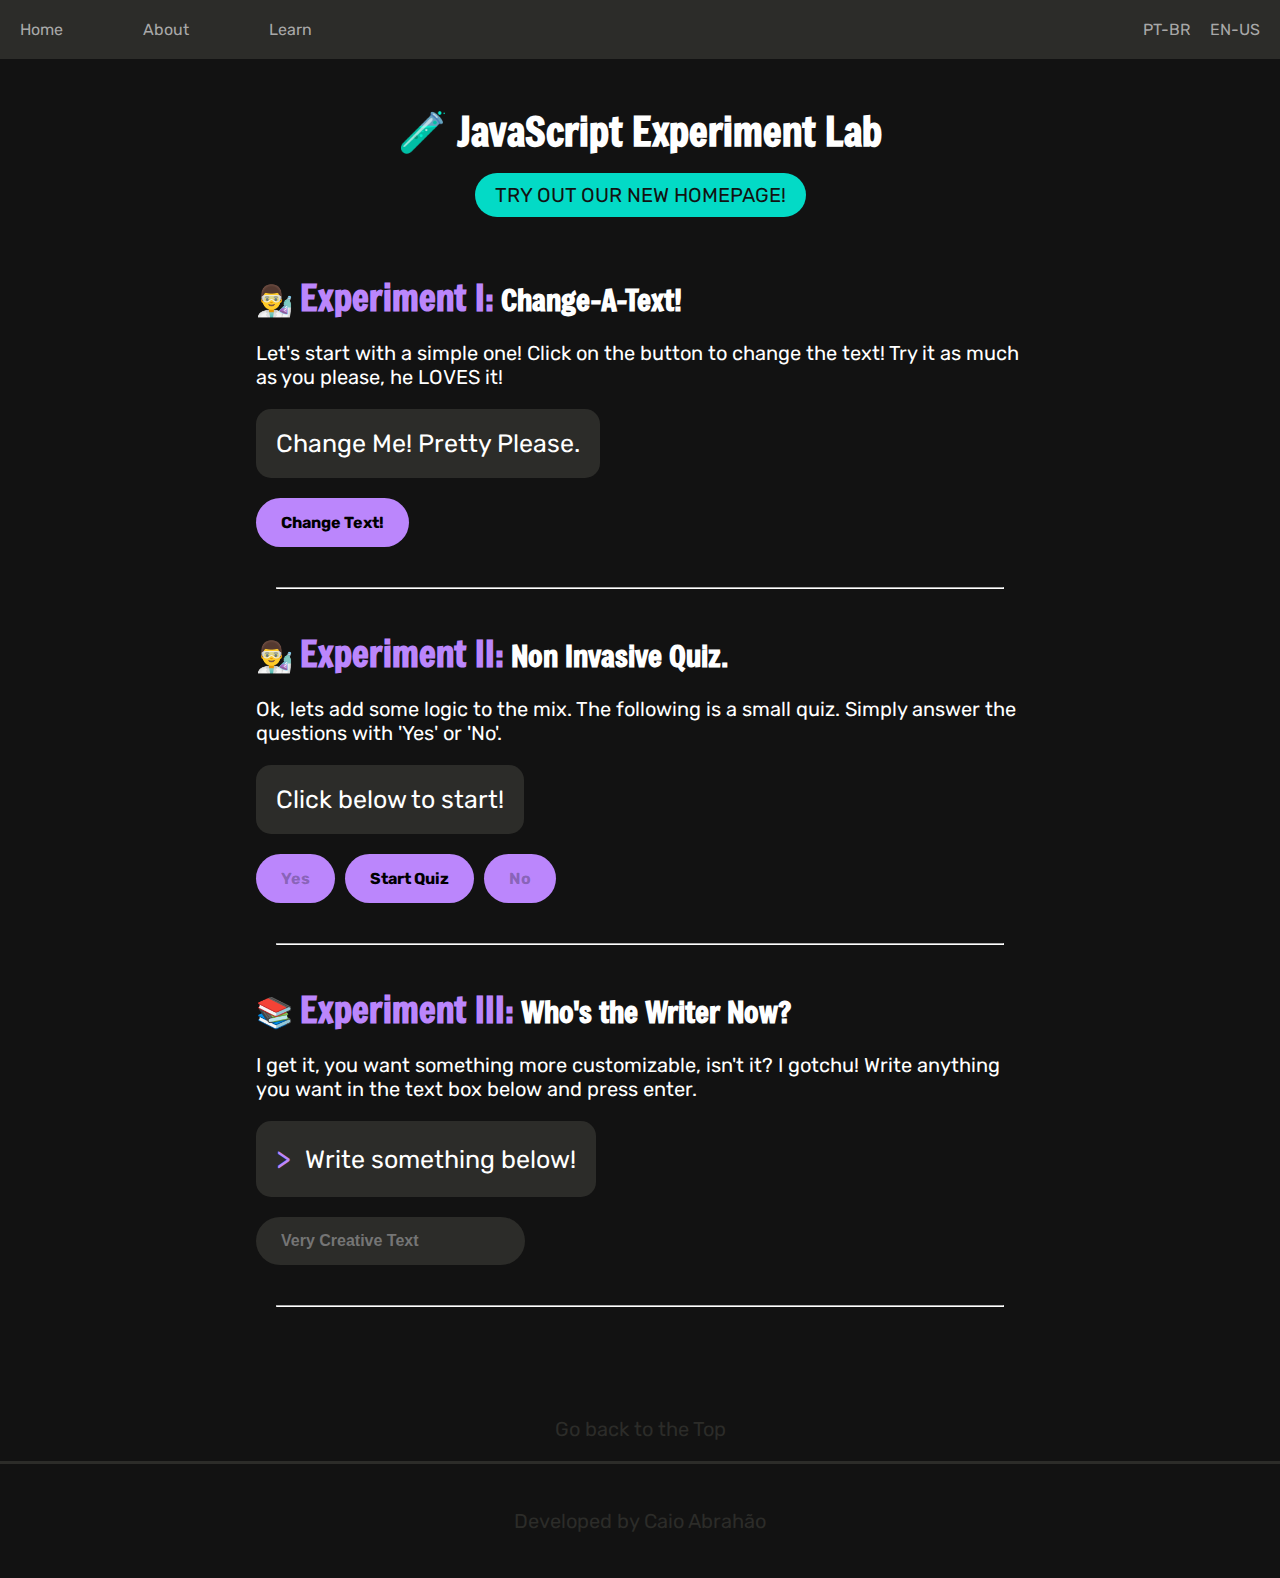
<file: index.html>
<!DOCTYPE html>
<html lang="en">
<head>
    <meta charset="UTF-8">
    <title>JS Experiment Lab</title>
    <link rel="stylesheet" href="styles/styles.css">
    <link rel="icon" href="favicon.ico">
    <meta name="viewport" content="width=device-width, initial-scale=1" />

    <script src="scripts/experiment-1/experiment-1-en-us.js"></script>
    <script src="scripts/experiment-2/experiment-2-en-us.js"></script>
    <script src="scripts/experiment-3.js"></script>
</head>
<body>
    <header>
        <nav>
            <ul class="nav-list">
                <li><a href="index.html">Home</a></li>
                <li><a href="en-us/about.html">About</a></li>
                <li><a href="en-us/learn.html">Learn</a></li>
            </ul>
        </nav>

        <div class="lang-selector">
            <p><a href="pt-br/index.html">PT-BR</a></p>
            <p><a href="./index.html"> EN-US</a></p>
        </div>
    </header>

    <main class="generic-main">
        <h1 class="heading1">🧪 JavaScript Experiment Lab</h1>
        <a class="newHomePage-button" href="index-2.html">TRY OUT OUR NEW HOMEPAGE!</a>
        <section class="index-content">
            <section class="experiment-section">
                <h2 class="heading2">👨‍🔬 <span class="text-highlight">Experiment I:</span> Change-A-Text!</h2>
                <p class="paragraph"> Let's start with a simple one! Click on the button to change the text!
                Try it as much as you please, he LOVES it!</p>
                <div class="text-box">
                    <p id="changeable-text-exp1">Change Me! Pretty Please.</p>
                </div>
                <button type="button" class="button" onclick="experimentOneChangeText()">Change Text!</button>
            </section>

            <hr>

            <section class="experiment-section">
                <h2 class="heading2">👨‍🔬 <span class="text-highlight">Experiment II:</span> Non Invasive Quiz.</h2>
                <p class="paragraph"> Ok, lets add some logic to the mix. The following is a small quiz.
                Simply answer the questions with 'Yes' or 'No'.</p>

                <div class="text-box" id="quiz-text-box">
                    <p id="quiz-display">Click below to start!</p>
                </div>

                <div class="quiz-buttons" id="quiz-buttons">
                    <button disabled type="button" class="button" onclick="answerYes()" id="yes-button">Yes</button>
                    <button type="button" class="button" onclick="startQuiz()" id="start-quiz-button">Start Quiz</button>
                    <button disabled type="button" class="button" onclick="answerNo()" id="no-button">No</button>
                </div>
            </section>

            <hr>

            <section class="experiment-section">
                <h2 class="heading2">📚 <span class="text-highlight">Experiment III:</span> Who's the Writer Now?</h2>

                <p class="paragraph"> I get it, you want something more customizable, isn't it? I gotchu! Write anything you want
                in the text box below and press enter.</p>

                <div class="text-box flex-box-row">
                    <p class="text-highlight"> > &nbsp</p> <p id="textInputDisplay"> Write something below!</p>
                </div>

                <label for="textField" class="inputLabel">
                    <input class="textInput" type="text" name="myText" placeholder="Very Creative Text" id="textField"
                           onclick="updateTextByInput()">
                </label>
            </section>

            <hr>

        </section>

        <a href="#" class="scroll-up-button">Go back to the Top</a>
    </main>

    <footer>
        <p class="paragraph">Developed by <a href="https://github.com/caioabrahao">Caio Abrahão</a></p>
    </footer>
</body>
</html>
</file>
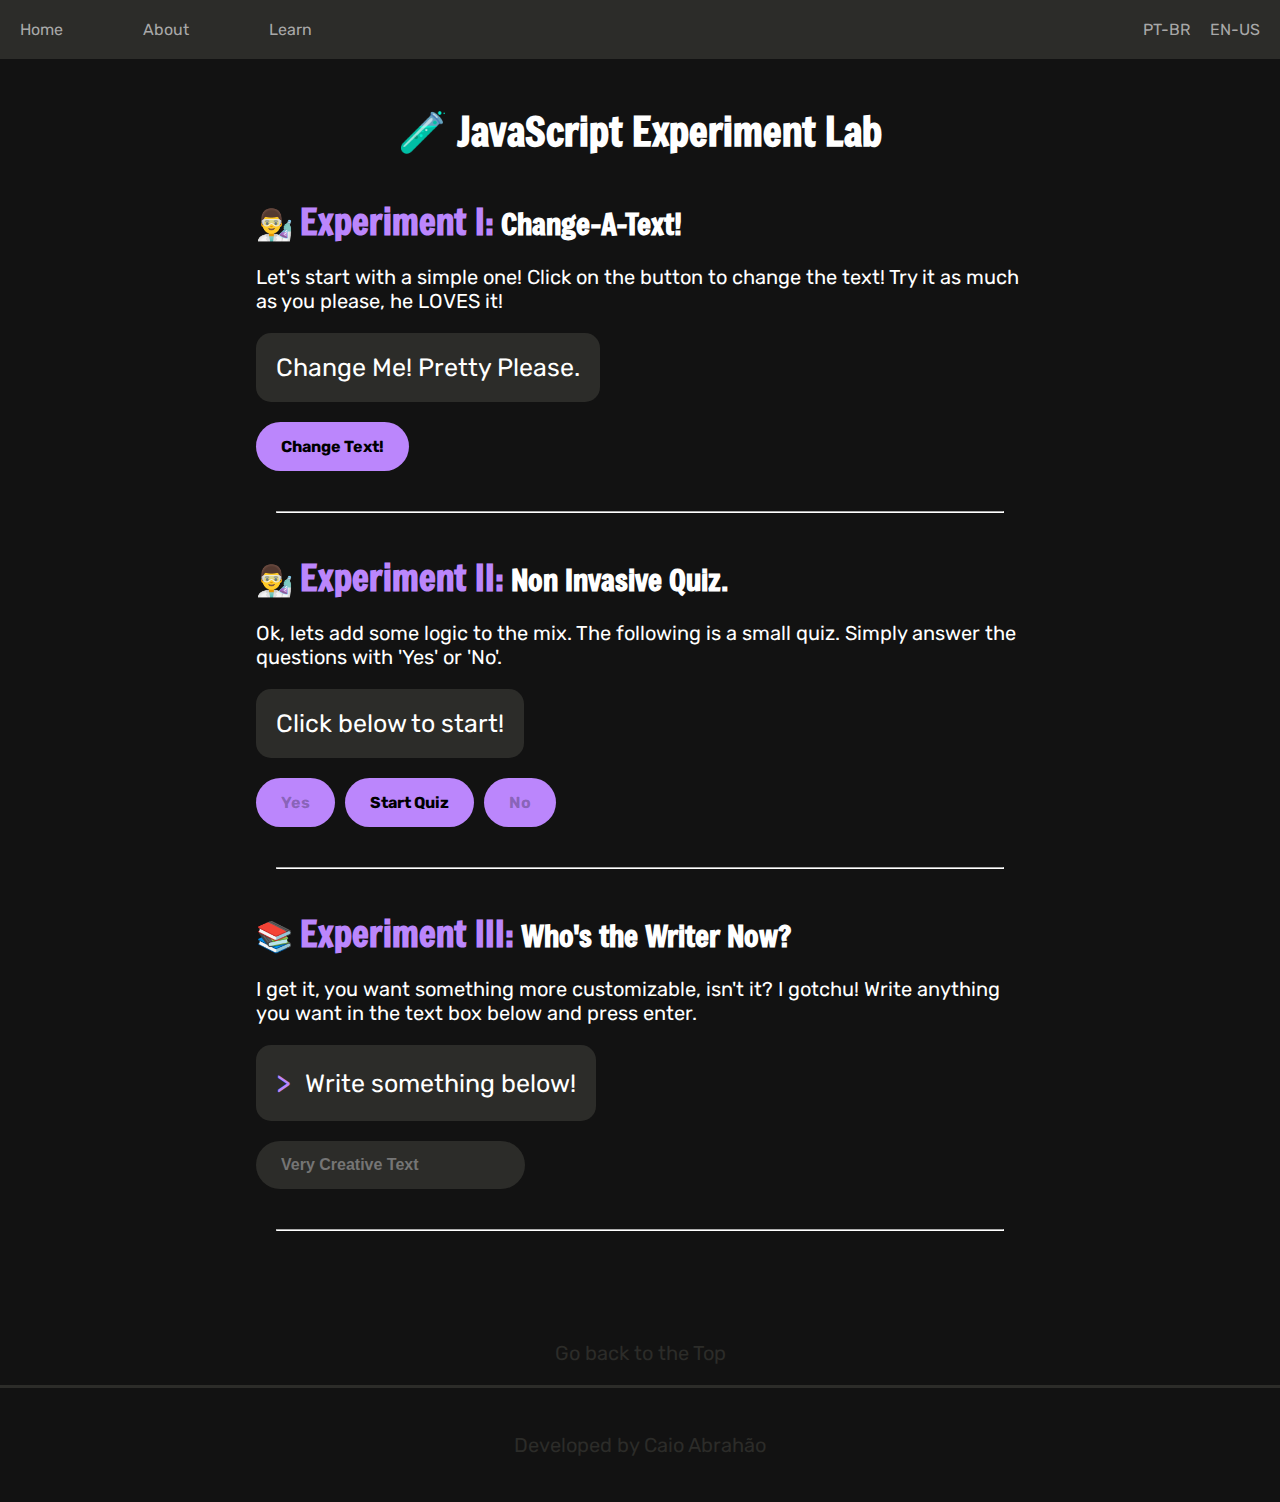
<file: en-us/index.html>
<!DOCTYPE html>
<html lang="en">
<head>
    <meta charset="UTF-8">
    <title>JS Experiment Lab</title>
    <link rel="stylesheet" href="../styles/styles.css">
    <link rel="icon" href="../favicon.ico">
    <meta name="viewport" content="width=device-width, initial-scale=1" />

    <script src="../scripts/experiment-1/experiment-1-en-us.js"></script>
    <script src="../scripts/experiment-2/experiment-2-en-us.js"></script>
    <script src="../scripts/experiment-3.js"></script>
</head>
<body>
    <header>
        <nav>
            <ul class="nav-list">
                <li><a href="index.html">Home</a></li>
                <li><a href="about.html">About</a></li>
                <li><a href="learn.html">Learn</a></li>
            </ul>
        </nav>

        <div class="lang-selector">
            <p><a href="../pt-br/index.html">PT-BR</a></p>
            <p><a href="./index.html"> EN-US</a></p>
        </div>
    </header>

    <main class="generic-main">
        <h1 class="heading1">🧪 JavaScript Experiment Lab</h1>
        <section class="index-content">
            <section class="experiment-section">
                <h2 class="heading2">👨‍🔬 <span class="text-highlight">Experiment I:</span> Change-A-Text!</h2>
                <p class="paragraph"> Let's start with a simple one! Click on the button to change the text!
                Try it as much as you please, he LOVES it!</p>
                <div class="text-box">
                    <p id="changeable-text-exp1">Change Me! Pretty Please.</p>
                </div>
                <button type="button" class="button" onclick="experimentOneChangeText()">Change Text!</button>
            </section>

            <hr>

            <section class="experiment-section">
                <h2 class="heading2">👨‍🔬 <span class="text-highlight">Experiment II:</span> Non Invasive Quiz.</h2>
                <p class="paragraph"> Ok, lets add some logic to the mix. The following is a small quiz.
                Simply answer the questions with 'Yes' or 'No'.</p>

                <div class="text-box" id="quiz-text-box">
                    <p id="quiz-display">Click below to start!</p>
                </div>

                <div class="quiz-buttons" id="quiz-buttons">
                    <button disabled type="button" class="button" onclick="answerYes()" id="yes-button">Yes</button>
                    <button type="button" class="button" onclick="startQuiz()" id="start-quiz-button">Start Quiz</button>
                    <button disabled type="button" class="button" onclick="answerNo()" id="no-button">No</button>
                </div>
            </section>

            <hr>

            <section class="experiment-section">
                <h2 class="heading2">📚 <span class="text-highlight">Experiment III:</span> Who's the Writer Now?</h2>

                <p class="paragraph"> I get it, you want something more customizable, isn't it? I gotchu! Write anything you want
                in the text box below and press enter.</p>

                <div class="text-box flex-box-row">
                    <p class="text-highlight"> > &nbsp</p> <p id="textInputDisplay"> Write something below!</p>
                </div>

                <label for="textField" class="inputLabel">
                    <input class="textInput" type="text" name="myText" placeholder="Very Creative Text" id="textField"
                           onclick="updateTextByInput()">
                </label>
            </section>

            <hr>

        </section>

        <a href="#" class="scroll-up-button">Go back to the Top</a>
    </main>

    <footer>
        <p class="paragraph">Developed by <a href="https://github.com/caioabrahao">Caio Abrahão</a></p>
    </footer>
</body>
</html>
</file>
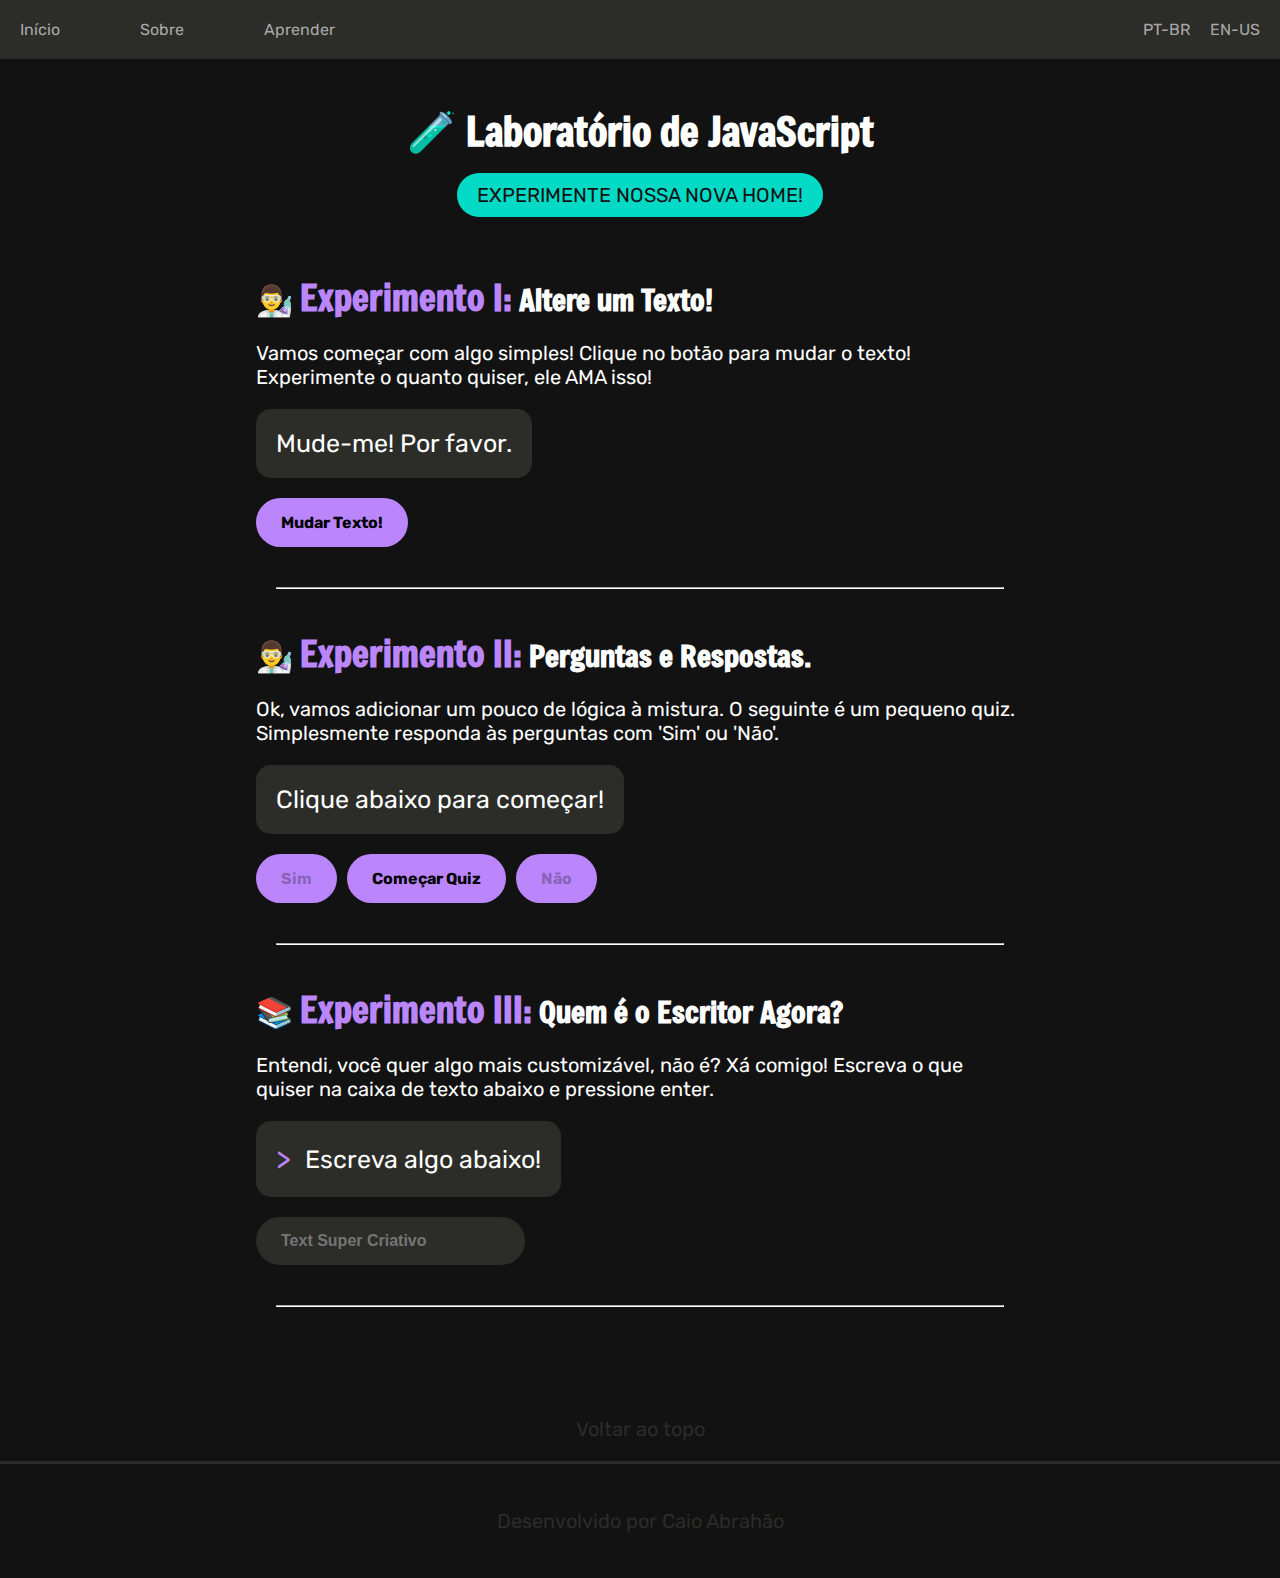
<file: pt-br/index.html>
<!DOCTYPE html>
<html lang="pt-br">
<head>
    <meta charset="UTF-8">
    <title>Laboratório JavaScript</title>
    <link rel="stylesheet" href="../styles/styles.css">
    <link rel="icon" href="../favicon.ico">
    <meta name="viewport" content="width=device-width, initial-scale=1" />


    <script src="../scripts/experiment-1/experiment-1-pt-br.js"></script>
    <script src="../scripts/experiment-2/experiment-2-pt-br.js"></script>
    <script src="../scripts/experiment-3.js"></script>
</head>
<body>
<header>
    <nav>
        <ul class="nav-list">
            <li><a href="index.html">Início</a></li>
            <li><a href="../pt-br/about.html">Sobre</a></li>
            <li><a href="../en-us/learn.html">Aprender</a></li>
        </ul>
    </nav>

    <div class="lang-selector">
        <p><a href="index.html">PT-BR</a></p>
        <p><a href="../index.html"> EN-US</a></p>
    </div>
</header>

<main class="generic-main">
    <h1 class="heading1">🧪 Laboratório de JavaScript</h1>
    <a class="newHomePage-button" href="../index-2.html">EXPERIMENTE NOSSA NOVA HOME!</a>
    <section class="index-content">
        <section class="experiment-section">
            <h2 class="heading2">👨‍🔬 <span class="text-highlight">Experimento I:</span> Altere um Texto!</h2>
            <p class="paragraph">Vamos começar com algo simples! Clique no botão para mudar o texto!
                Experimente o quanto quiser, ele AMA isso!</p>
            <div class="text-box">
                <p id="changeable-text-exp1">Mude-me! Por favor.</p>
            </div>
            <button type="button" class="button" onclick="experimentOneChangeText()">Mudar Texto!</button>
        </section>

        <hr>

        <section class="experiment-section">
            <h2 class="heading2">👨‍🔬 <span class="text-highlight">Experimento II:</span> Perguntas e Respostas.</h2>
            <p class="paragraph">Ok, vamos adicionar um pouco de lógica à mistura. O seguinte é um pequeno quiz.
                Simplesmente responda às perguntas com 'Sim' ou 'Não'.</p>

            <div class="text-box" id="quiz-text-box">
                <p id="quiz-display">Clique abaixo para começar!</p>
            </div>

            <div class="quiz-buttons" id="quiz-buttons">
                <button disabled type="button" class="button" onclick="answerYes()" id="yes-button">Sim</button>
                <button type="button" class="button" onclick="startQuiz()" id="start-quiz-button">Começar Quiz</button>
                <button disabled type="button" class="button" onclick="answerNo()" id="no-button">Não</button>
            </div>
        </section>

        <hr>

        <section class="experiment-section">
            <h2 class="heading2">📚 <span class="text-highlight">Experimento III:</span> Quem é o Escritor Agora?</h2>

            <p class="paragraph">Entendi, você quer algo mais customizável, não é? Xá comigo! Escreva o que quiser
                na caixa de texto abaixo e pressione enter.</p>

            <div class="text-box flex-box-row">
                <p class="text-highlight"> > &nbsp</p> <p id="textInputDisplay"> Escreva algo abaixo!</p>
            </div>

            <label for="textField" class="inputLabel">
                <input class="textInput" type="text" name="myText" placeholder="Text Super Criativo" id="textField"
                       onclick="updateTextByInput()">
            </label>
        </section>

        <hr>


    </section>

    <a href="#" class="scroll-up-button">Voltar ao topo</a>
</main>

<footer>
    <p class="paragraph">Desenvolvido por <a href="https://github.com/caioabrahao">Caio Abrahão</a></p>
</footer>
</body>
</html>
</file>
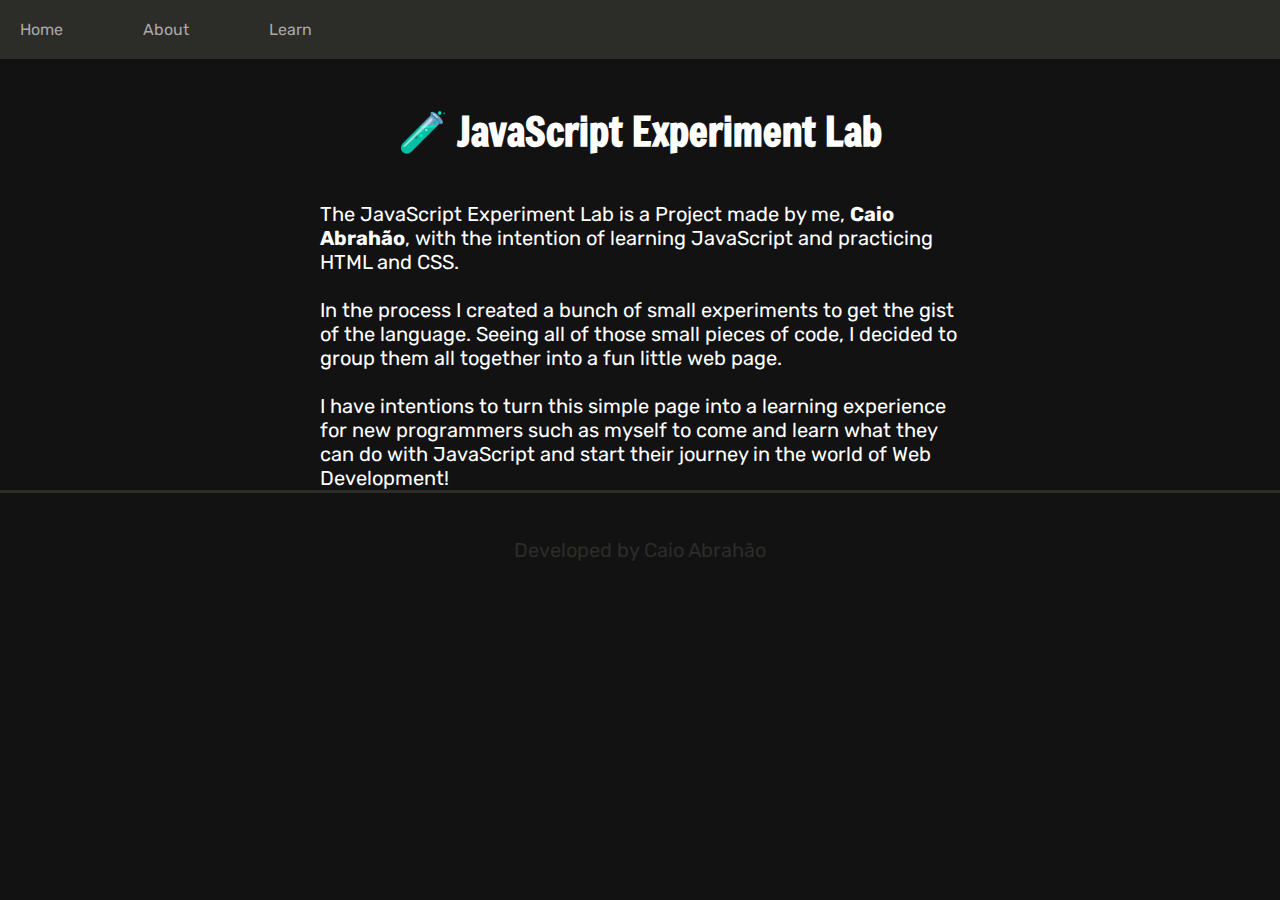
<file: about.html>
<!DOCTYPE html>
<html lang="pt-br">
<head>
    <meta charset="UTF-8">
    <title>About JS Labs</title>
    <link rel="stylesheet" href="styles.css">
    <link rel="icon" href="favicon.ico">
    <meta name="viewport" content="width=device-width, initial-scale=1" />
</head>
<body>
    <header>
        <nav>
            <ul class="nav-list">
                <li><a href="index.html">Home</a></li>
                <li><a href="about.html">About</a></li>
                <li><a href="learn.html">Learn</a></li>
            </ul>
        </nav>
    </header>

    <main class="generic-main">
        <h1 class="heading1">🧪 JavaScript Experiment Lab</h1>
        <div class="about-paragraph">
            <p class="paragraph">The JavaScript Experiment Lab is a Project made by me, <a href="https://github.com/caioabrahao"><strong>Caio Abrahão</strong></a>, with the intention of learning JavaScript
            and practicing HTML and CSS. <br><br> In the process I created a bunch of small experiments to get the gist of the language.
            Seeing all of those small pieces of code, I decided to group them all together into a fun little web page.
            <br><br> I have intentions to turn this simple page into a learning experience for new programmers such as myself
            to come and learn what they can do with JavaScript and start their journey in the world of Web Development! </p>
        </div>
    </main>

    <footer>
        <p class="paragraph">Developed by <a href="https://github.com/caioabrahao">Caio Abrahão</a></p>
    </footer>
</body>
</html>
</file>
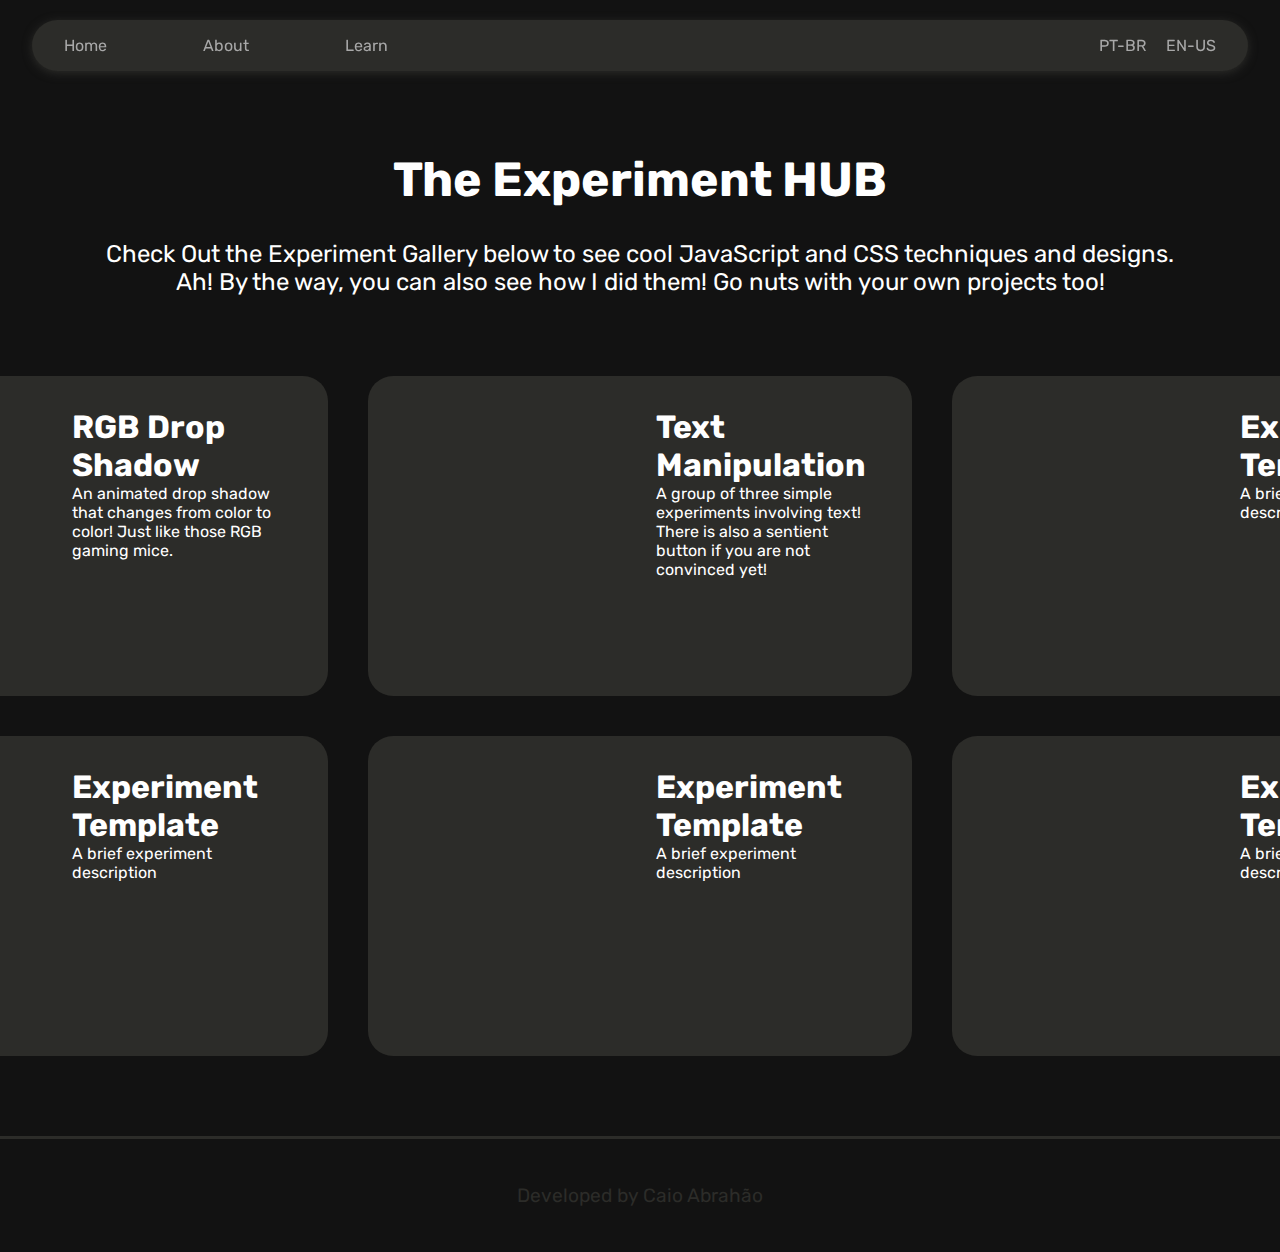
<file: experiment-hub.html>
<!DOCTYPE html>
<html lang="en">
<head>
    <meta charset="UTF-8">
    <title>Experiment HUB - Beta</title>

    <link rel="stylesheet" href="styles-2.css">
    <link rel="icon" href="favicon.ico">
    <meta name="viewport" content="width=device-width, initial-scale=1" />
</head>
<body>
    <header>
        <div class="header-box">
            <nav>
                <ul class="nav-list">
                    <li><a href="index-2.html">Home</a></li>
                    <li><a href="en-us/about.html">About</a></li>
                    <li><a href="en-us/learn.html">Learn</a></li>
                </ul>
            </nav>

            <div class="lang-selector">
                <p><a href="">PT-BR</a></p>
                <p><a href=""> EN-US</a></p>
            </div>
        </div>
    </header>

    <main class="exp-lab-main">
        <h1>The Experiment HUB</h1>
        <p>Check Out the Experiment Gallery below to see cool JavaScript and CSS techniques and designs.</p>
        <p>Ah! By the way, you can also see how I did them! Go nuts with your own projects too!</p>

        <section class="experiment-grid">

            <a class="experiment-link" href="index.html">
                <div class="experiment-card">
                    <div class="experiment-image"></div>
                    <div class="experiment-info">
                        <h2>RGB Drop Shadow</h2>
                        <p>An animated drop shadow that changes from color to color!
                        Just like those RGB gaming mice.</p>
                    </div>
                </div>
            </a>

            <a class="experiment-link" href="index.html">
                <div class="experiment-card">
                    <div class="experiment-image"></div>
                    <div class="experiment-info">
                        <h2>Text Manipulation</h2>
                        <p>A group of three simple experiments involving text! There is also a sentient button
                        if you are not convinced yet!</p>
                    </div>
                </div>
            </a>

            <a class="experiment-link" href="index.html">
                <div class="experiment-card">
                    <div class="experiment-image"></div>
                    <div class="experiment-info">
                        <h2>Experiment Template</h2>
                        <p>A brief experiment description</p>
                    </div>
                </div>
            </a>

            <a class="experiment-link" href="index.html">
                <div class="experiment-card">
                    <div class="experiment-image"></div>
                    <div class="experiment-info">
                        <h2>Experiment Template</h2>
                        <p>A brief experiment description</p>
                    </div>
                </div>
            </a>

            <a class="experiment-link" href="index.html">
                <div class="experiment-card">
                    <div class="experiment-image"></div>
                    <div class="experiment-info">
                        <h2>Experiment Template</h2>
                        <p>A brief experiment description</p>
                    </div>
                </div>
            </a>

            <a class="experiment-link" href="index.html">
                <div class="experiment-card">
                    <div class="experiment-image"></div>
                    <div class="experiment-info">
                        <h2>Experiment Template</h2>
                        <p>A brief experiment description</p>
                    </div>
                </div>
            </a>
        </section>


    </main>

    <footer>
        <p class="paragraph">Developed by <a href="https://github.com/caioabrahao">Caio Abrahão</a></p>
    </footer>

</body>
</html>
</file>
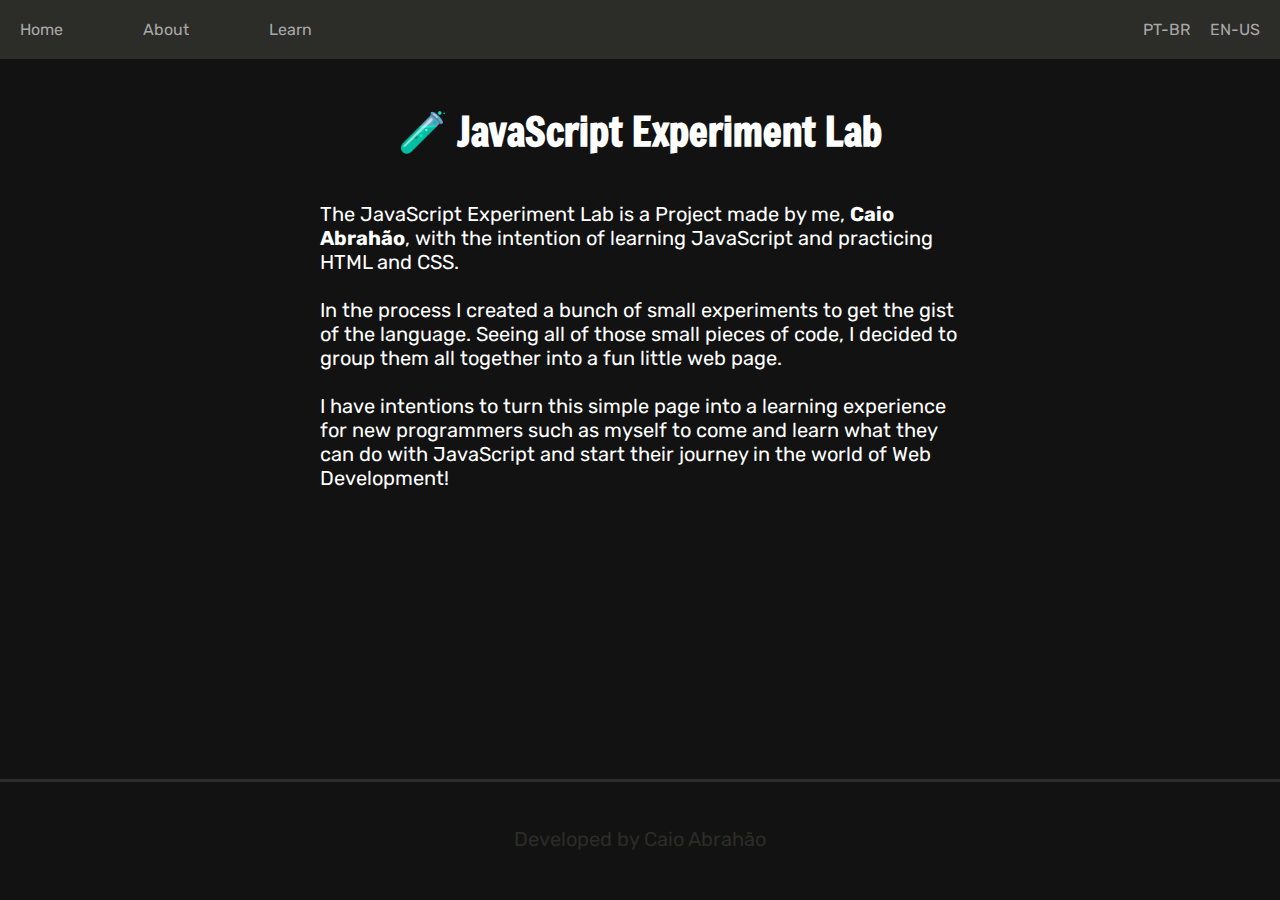
<file: en-us/about.html>
<!DOCTYPE html>
<html lang="pt-br">
<head>
    <meta charset="UTF-8">
    <title>About JS Labs</title>
    <link rel="stylesheet" href="../styles/styles.css">
    <link rel="icon" href="../favicon.ico">
    <meta name="viewport" content="width=device-width, initial-scale=1" />
</head>
<body>
    <header>
        <nav>
            <ul class="nav-list">
                <li><a href="../index.html">Home</a></li>
                <li><a href="about.html">About</a></li>
                <li><a href="learn.html">Learn</a></li>
            </ul>
        </nav>

        <div class="lang-selector">
            <p><a href="../pt-br/index.html">PT-BR</a></p>
            <p><a href="../index.html"> EN-US</a></p>
        </div>
    </header>

    <main class="generic-main about-main">
        <h1 class="heading1">🧪 JavaScript Experiment Lab</h1>
        <div class="about-paragraph">
            <p class="paragraph">The JavaScript Experiment Lab is a Project made by me, <a href="https://github.com/caioabrahao"><strong>Caio Abrahão</strong></a>, with the intention of learning JavaScript
            and practicing HTML and CSS. <br><br> In the process I created a bunch of small experiments to get the gist of the language.
            Seeing all of those small pieces of code, I decided to group them all together into a fun little web page.
            <br><br> I have intentions to turn this simple page into a learning experience for new programmers such as myself
            to come and learn what they can do with JavaScript and start their journey in the world of Web Development! </p>
        </div>
    </main>

    <footer>
        <p class="paragraph">Developed by <a href="https://github.com/caioabrahao">Caio Abrahão</a></p>
    </footer>
</body>
</html>
</file>
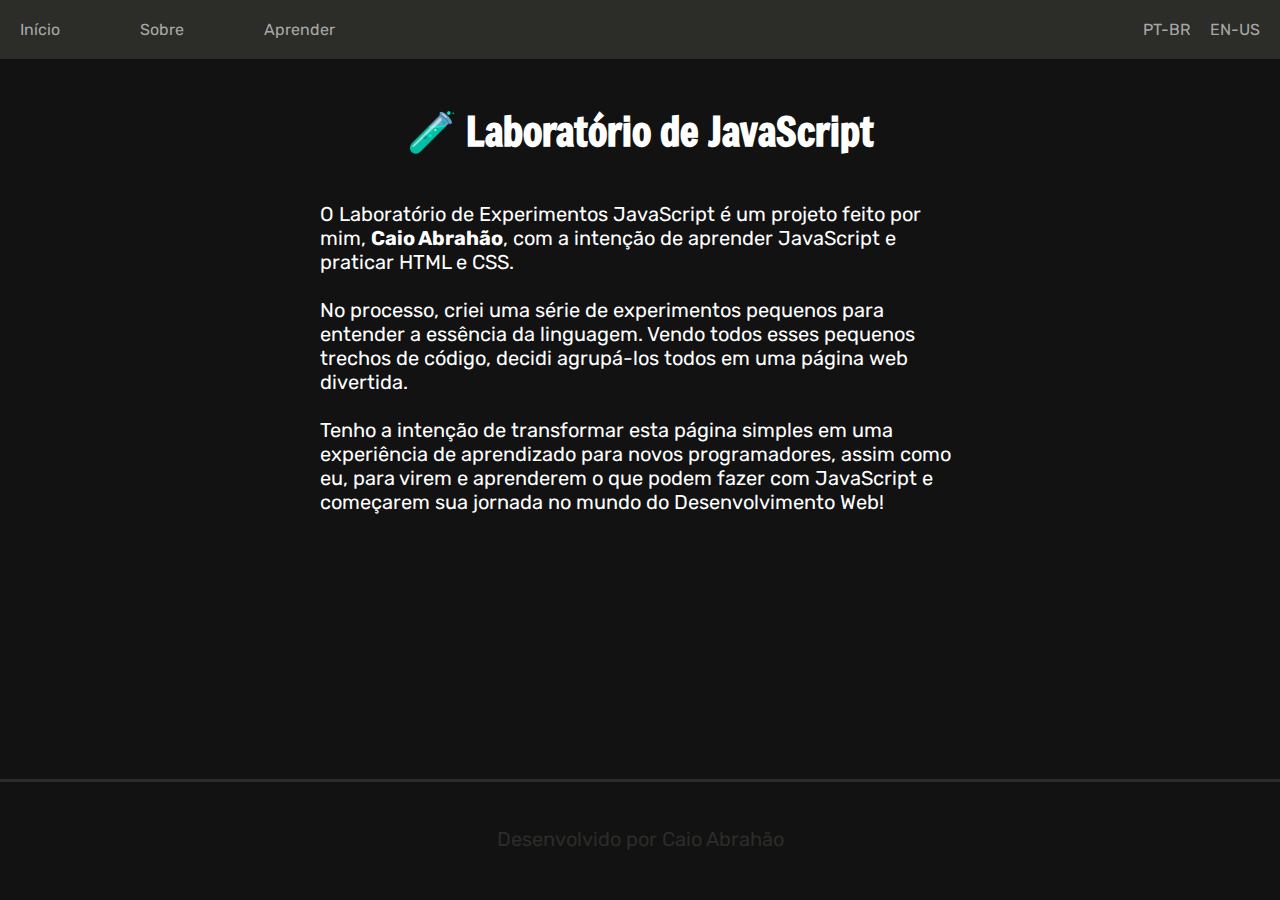
<file: pt-br/about.html>
<!DOCTYPE html>
<html lang="pt-br">
<head>
    <meta charset="UTF-8">
    <title>Sobre o JS Labs</title>
    <link rel="stylesheet" href="../styles/styles.css">
    <link rel="icon" href="../favicon.ico">
    <meta name="viewport" content="width=device-width, initial-scale=1" />
</head>
<body>
<header>
    <nav>
        <ul class="nav-list">
            <li><a href="index.html">Início</a></li>
            <li><a href="../pt-br/about.html">Sobre</a></li>
            <li><a href="../en-us/learn.html">Aprender</a></li>
        </ul>
    </nav>

    <div class="lang-selector">
        <p><a href="index.html">PT-BR</a></p>
        <p><a href="../index.html"> EN-US</a></p>
    </div>
</header>

    <main class="generic-main about-main">
        <h1 class="heading1">🧪 Laboratório de JavaScript</h1>
        <div class="about-paragraph">
            <p class="paragraph">O Laboratório de Experimentos JavaScript é um projeto feito por mim, <a href="https://github.com/caioabrahao"><strong>Caio Abrahão</strong></a>, com a intenção de aprender JavaScript
                e praticar HTML e CSS. <br><br> No processo, criei uma série de experimentos pequenos para entender a essência da linguagem.
                Vendo todos esses pequenos trechos de código, decidi agrupá-los todos em uma página web divertida.
                <br><br> Tenho a intenção de transformar esta página simples em uma experiência de aprendizado para novos programadores, assim como eu,
                para virem e aprenderem o que podem fazer com JavaScript e começarem sua jornada no mundo do Desenvolvimento Web!</p>
        </div>
    </main>

    <footer>
        <p class="paragraph">Desenvolvido por <a href="https://github.com/caioabrahao">Caio Abrahão</a></p>
    </footer>

</body>
</html>
</file>
<file: styles/styles.css>
@import url('https://fonts.googleapis.com/css2?family=Freeman&display=swap');
@import url('https://fonts.googleapis.com/css2?family=Rubik:ital,wght@0,300..900;1,300..900&display=swap');

:root{
    --background-color: #121212;
    --background-highlight: #2C2C29;
    --primary-color: #FFFFFF;
    --highlight-primary: #BB86FC;
    --highlight-primary-variant: #3700B3;
    --highlight-secondary: #03DAC6;
}

*{
    margin: 0;
    padding: 0;
}

img{
    /* delete this class after and use a proper WIP sign rather than the image there*/
    margin-top: 5vh;
}

a{
    color: inherit;
    text-decoration: none;
}

a:hover{
    border-bottom: 3px solid var(--highlight-primary);
}

header{
    display: flex;
    font-family: 'Rubik', sans-serif;
    background-color: var(--background-highlight);
    color: #a8a8a8;
    padding: 20px;
    justify-content: space-between;
}

.lang-selector{
    display: flex;
    gap: 20px;
    offset: 20px;
}

.nav-list{
    list-style: none;
    display: flex;
    flex-direction: row;
    justify-content: center;
    gap: 80px;
}

hr{
    margin: 40px 20px 20px 20px;
    border-color: var(--primary-color);
}

body{
    background-color: var(--background-color);
    color: var(--primary-color);
}

.newHomePage-button{
    font-family: 'Rubik', sans-serif;
    padding: 10px 20px 10px 20px;
    margin: 1rem;
    font-size: 20px;
    background-color: var(--highlight-secondary);
    color: var(--background-color);
    border-radius: 90px;
}

.index-content{
    width: 60%;
    margin-bottom: 10vh;
}

.generic-main{
    display: flex;
    flex-direction: column;
    align-items: center;
    width: 100%;
    margin-top: 5vh;
}

.about-main{
    height: 75vh;
}

.about-paragraph{
    width: 50%;
    margin-top: 5vh;
}

.experiment-section{
    margin-top: 40px;
    display: flex;
    flex-direction: column;
    gap: 20px;
    justify-items: flex-start;
}

.text-highlight{
    color: var(--highlight-primary);
    font-size: 120%;
}

.flex-box-row{
    display: flex;
    flex-direction: row;
    align-items: center;
}

.text-box{
    font-family: "Rubik", sans-serif;
    font-size: 25px;
    background-color: var(--background-highlight);
    padding: 20px;
    width: fit-content;
    border-radius: 15px;
}

.button{
    font-family: 'Rubik', sans-serif;
    font-weight: bold;
    font-size: 16px;
    padding: 15px 25px 15px 25px;
    background-color: var(--highlight-primary);
    border: none;
    border-radius: 90px;
    cursor: pointer;
    width: fit-content;
}

.button:hover{
    background-color: var(--highlight-secondary);
    border-radius: 90px;
}

.quiz-buttons{
    display: flex;
    flex-direction: row;
    gap: 10px;
}

.textInput{
    background-color: var(--background-highlight);
    color: var(--primary-color);
    font-weight: bold;
    border: none;
    font-size: 16px;
    padding: 15px 25px 15px 25px;
    border-radius: 90px;
}

.inputLabel{
    color: var(--primary-color);
    font-family: "Rubik", sans-serif;
    font-weight: bold;
    width: fit-content;
}

.heading1{
    font-family: "Freeman", sans-serif;
    font-size: 40px;
}

.heading2{
    font-family: "Freeman", sans-serif;
    font-size: 30px;
}

.paragraph{
    font-family: 'Rubik', sans-serif;
    font-size: 20px;
}

.scroll-up-button{
    font-family: 'Rubik', sans-serif;
    font-size: 20px;
    color: var(--background-highlight);
    margin-bottom: 20px;
}

footer{
    display: flex;
    justify-content: center;
    color: var(--background-highlight);
    background-color: var(--background-color);
    border-top: solid 3px var(--background-highlight);
    padding: 5vh;
}
</file>
<file: styles.css>
@import url('https://fonts.googleapis.com/css2?family=Freeman&display=swap');
@import url('https://fonts.googleapis.com/css2?family=Rubik:ital,wght@0,300..900;1,300..900&display=swap');

:root{
    --background-color: #121212;
    --background-highlight: #2C2C29;
    --primary-color: #FFFFFF;
    --highlight-primary: #BB86FC;
    --highlight-primary-variant: #3700B3;
    --highlight-secondary: #03DAC6;
}

*{
    margin: 0;
    padding: 0;
}

img{
    /* delete this class after and use a proper WIP sign rather than the image there*/
    margin-top: 5vh;
}

a{
    color: inherit;
    text-decoration: none;
}

a:hover{
    border-bottom: 3px solid var(--highlight-primary);
}

header{
    display: flex;
    font-family: 'Rubik', sans-serif;
    background-color: var(--background-highlight);
    color: #a8a8a8;
    padding: 20px;
    justify-content: space-between;
}

.lang-selector{
    display: flex;
    gap: 20px;
    offset: 20px;
}

.nav-list{
    list-style: none;
    display: flex;
    flex-direction: row;
    justify-content: center;
    gap: 80px;
}

hr{
    margin: 40px 20px 20px 20px;
    border-color: var(--primary-color);
}

body{
    background-color: var(--background-color);
    color: var(--primary-color);
}

.index-content{
    width: 60%;
    margin-bottom: 10vh;
}

.generic-main{
    display: flex;
    flex-direction: column;
    align-items: center;
    width: 100%;
    margin-top: 5vh;
}

.about-paragraph{
    width: 50%;
    margin-top: 5vh;
}

.experiment-section{
    margin-top: 40px;
    display: flex;
    flex-direction: column;
    gap: 20px;
    justify-items: flex-start;
}

.text-highlight{
    color: var(--highlight-primary);
    font-size: 120%;
}

.flex-box-row{
    display: flex;
    flex-direction: row;
    align-items: center;
}

.text-box{
    font-family: "Rubik", sans-serif;
    font-size: 25px;
    background-color: var(--background-highlight);
    padding: 20px;
    width: fit-content;
    border-radius: 15px;
}

.button{
    font-family: 'Rubik', sans-serif;
    font-weight: bold;
    font-size: 16px;
    padding: 15px 25px 15px 25px;
    background-color: var(--highlight-primary);
    border: none;
    border-radius: 90px;
    cursor: pointer;
    width: fit-content;
}

.button:hover{
    background-color: var(--highlight-secondary);
    border-radius: 90px;
}

.quiz-buttons{
    display: flex;
    flex-direction: row;
    gap: 10px;
}

.textInput{
    background-color: var(--background-highlight);
    color: var(--primary-color);
    font-weight: bold;
    border: none;
    font-size: 16px;
    padding: 15px 25px 15px 25px;
    border-radius: 90px;
}

.inputLabel{
    color: var(--primary-color);
    font-family: "Rubik", sans-serif;
    font-weight: bold;
    width: fit-content;
}

.heading1{
    font-family: "Freeman", sans-serif;
    font-size: 40px;
}

.heading2{
    font-family: "Freeman", sans-serif;
    font-size: 30px;
}

.paragraph{
    font-family: 'Rubik', sans-serif;
    font-size: 20px;
}

footer{
    display: flex;
    justify-content: center;
    color: var(--background-highlight);
    background-color: var(--background-color);
    border-top: solid 3px var(--background-highlight);
    padding: 5vh;
}
</file>
<file: styles-2.css>
@import url('https://fonts.googleapis.com/css2?family=Freeman&display=swap');
@import url('https://fonts.googleapis.com/css2?family=Rubik:ital,wght@0,300..900;1,300..900&display=swap');

:root{
    --background-color: #121212;
    --background-highlight: #2C2C29;
    --primary-color: #FFFFFF;
    --highlight-primary: #BB86FC;
    --highlight-primary-variant: #3700B3;
    --highlight-secondary: #03DAC6;
}

*{
    margin: 0;
    padding: 0;
    font-family: "Rubik", sans-serif;
}

body{
    background-color: var(--background-color);
    color: var(--primary-color);
}

header{
    display: flex;
    background-color: var(--background-color);
    color: #a8a8a8;
    padding: 20px;
    justify-content: center;
}

.header-box{
    display: flex;
    flex-direction: row;
    justify-content: space-between;
    width: 90vw;
    background-color: var(--background-highlight);
    padding: 1rem 2rem 1rem 2rem;
    border-radius: 90px;
    filter: drop-shadow(0px 2px 5px var(--background-highlight));
}

a{
    color: inherit;
    text-decoration: none;
    transition: border-bottom ease-in-out 0.1s;
}

a:hover{
    border-bottom: 3px solid var(--highlight-secondary);
}

img{
    border-radius: 90px 50px 90px 50px;
}

.homepage-navigation{
    font-size: 1.2rem;
    padding: 1rem 3rem 1rem 3rem;
    margin: 1rem 0 0 0;
    color: var(--primary-color);

    background: rgba(255, 255, 255, 0.2);
    border-radius: 90px;
    box-shadow: 0 4px 30px rgba(0, 0, 0, 0.1);
    backdrop-filter: blur(5px);
    -webkit-backdrop-filter: blur(5px);
    border: 1px solid rgba(255, 255, 255, 0.3);
}

.homepage-navigation li{
    filter: drop-shadow(0px 0px 10px var(--background-color));
}

.lang-selector{
    display: flex;
    gap: 20px;
    offset: 20px;
}

.lang-selector:active{
    color: red;
}

.nav-list{
    list-style: none;
    display: flex;
    flex-direction: row;
    justify-content: center;
    gap: 6rem;
}

.section{
    display: flex;
    flex-direction: row;
    align-items: center;
    color: var(--primary-color);
    padding: 0 20rem 0 20rem;
    gap: 50px;
    height: 100vh;
}

.main-section{
    display: flex;
    flex-direction: column;
    justify-content: center;
    align-items: center;
    background-image: url("./images/cat.gif");
    background-repeat: no-repeat;
    background-size: cover;
    color: var(--primary-color);
}

.main-section h1{
    filter: drop-shadow(0px 0px 30px var(--background-color));
}

@keyframes rgb-shadow{
    10% {filter: drop-shadow(0px 0px 8px red);}
    20% {filter: drop-shadow(0px 0px 8px orange);}
    30% {filter: drop-shadow(0px 0px 8px yellow);}
    40% {filter: drop-shadow(0px 0px 8px lime);}
    50% {filter: drop-shadow(0px 0px 8px green);}
    60% {filter: drop-shadow(0px 0px 8px cyan);}
    70% {filter: drop-shadow(0px 0px 8px blue);}
    80% {filter: drop-shadow(0px 0px 8px violet);}
    90% {filter: drop-shadow(0px 0px 8px purple);}
    100% {filter: drop-shadow(0px 0px 8px red);}
}

.info-section-1{
    gap: 50px;
}

.text{
    display: flex;
    flex-direction: column;
    gap: 30px;
}

.text h2{
    font-size: 2.5rem;
}

.text p{
    font-size: 1.5rem;
}

.info-section-1 img{
    filter: drop-shadow(5px 5px 5px var(--highlight-primary));
}

.text-and-buttons{
    display: flex;
    flex-direction: column;
    gap: 3rem;
}

.anchor-button{
    display: flex;
    align-content: center;
    justify-content: center;
    font-size: 1.2rem;
    font-weight: bold;
    border-radius: 90px;
    background-color: var(--highlight-secondary);
    color : var(--background-color);
    padding: 15px 25px 15px 25px;
    cursor: pointer;
    transition: background-color 0.2s ease-in-out, scale 0.2s ease-in-out;

}

.anchor-button:hover{
    background-color: var(--highlight-primary);
    border: none;
    scale: 101%;
}

.text span{
    color: var(--highlight-primary);
}

.text .secondary-highlight{
    color: var(--highlight-secondary);
}

.info-section-2 img{
    filter: drop-shadow(-5px 5px 5px var(--highlight-primary));
}

.main-section .jsLabs-logo{
    width: 10vw;
}

.main-section h1{
    font-size: 4rem;
}

.main-section h3{
    font-size: 2rem;
}

footer{
    display: flex;
    justify-content: center;
    color: var(--background-highlight);
    background-color: var(--background-color);
    border-top: solid 3px var(--background-highlight);
    padding: 5vh;
    font-size: 1.2rem;
}

.exp-lab-main{
    display: flex;
    flex-direction: column;
    align-items: center;
    padding-top: 60px;
}

.exp-lab-main h1{
    font-size: 3rem;
    margin-bottom: 2rem;
}

.exp-lab-main p{
    font-size: 1.5rem;
}

.experiment-grid{
    display: grid;
    grid-template-columns: auto auto auto;
    place-items: center;
    padding: 5rem;
    gap: 2.5rem;
}

.experiment-card{
    display: flex;
    flex-direction: row;
    color: var(--primary-color);
    width: 30rem;
    height: 16rem;
    background-color: var(--background-highlight);
    border-radius: 25px;
    padding: 2rem;
    gap: 2rem;
}

.experiment-image{
    flex: 1;
    background-image: url("https://qph.cf2.quoracdn.net/main-qimg-8ea7015d02a28a085369b549785e63bb-lq");
    background-repeat: no-repeat;
    background-size: cover;
    border-radius: 90px 50px 90px 50px;
    max-width: 50%;
}

.experiment-info{
    display: flex;
    flex-direction: column;
    flex: 1;
    max-width: 50%;
}


.experiment-link{
    transition: filter 0.1s ease-in-out, translate 0.1s ease-in-out;
}

.experiment-link:hover{
    border: none;
    filter: drop-shadow(0 0 8px var(--highlight-secondary));
    translate: 0 -5px;

}

.experiment-card h2{
    font-size: 2rem;
}

.experiment-card p{
    font-size: 1rem;
}
</file>
